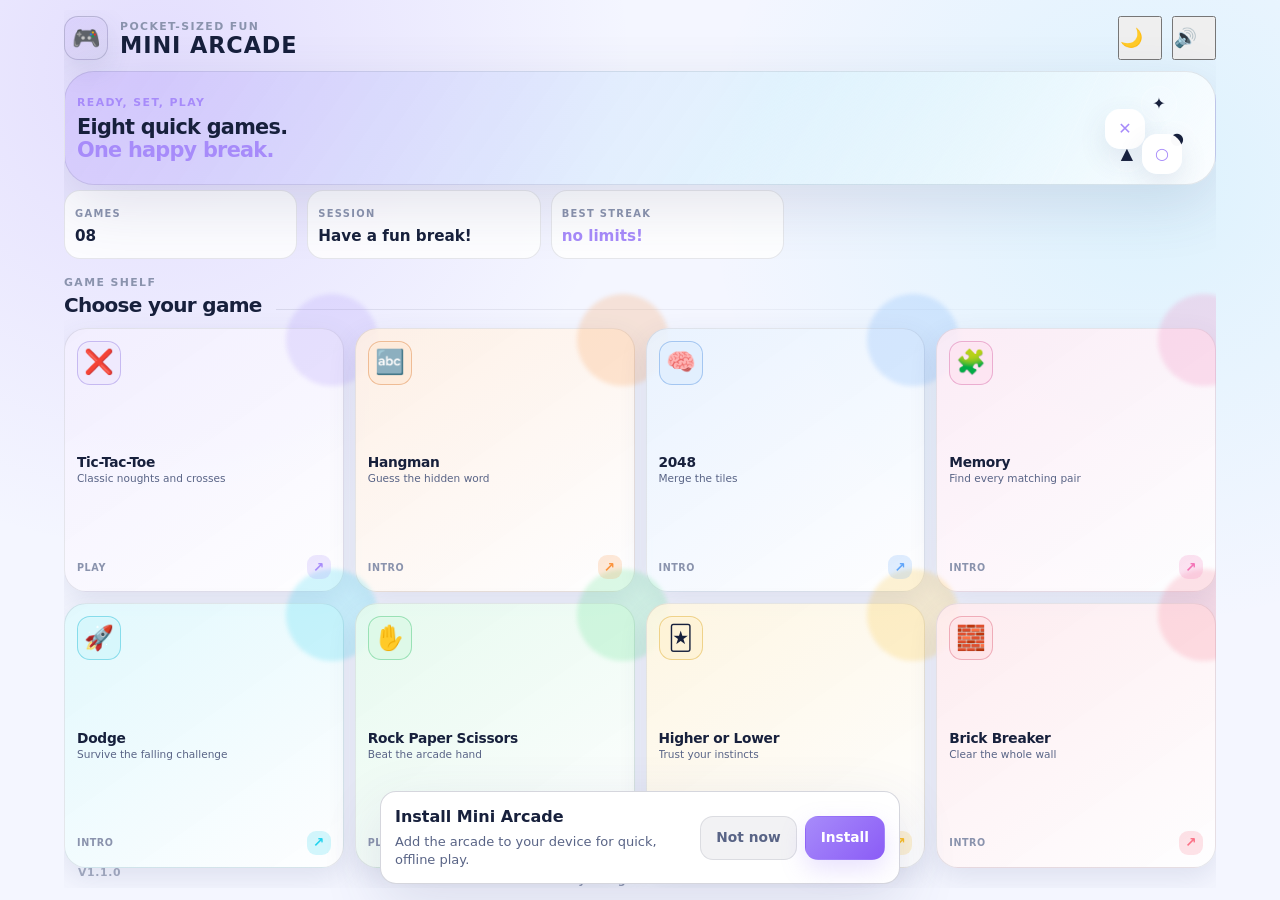
<file: index.html>
<!doctype html>
<html lang="en">
<head>
  <meta charset="utf-8">
  <meta name="viewport" content="width=device-width, initial-scale=1, viewport-fit=cover">
  <meta name="theme-color" content="#0b1020">
  <title>Mini Arcade</title>
  <link rel="manifest" href="./manifest.webmanifest">
  <meta name="theme-color" content="#07111d">

  <link rel="stylesheet" href="styles.css">
</head>
<body>
  <div class="ambient ambient-one"></div>
  <div class="ambient ambient-two"></div>
  <div class="app-shell">
    <main id="home-view" class="view home-view">
      <header class="home-header">
        <div class="brand-lockup">
          <div class="brand-orb" aria-hidden="true">🎮</div>
          <div>
            <p class="eyebrow">Pocket-sized fun</p>
            <h1>MINI ARCADE</h1>
          </div>
        </div>
        <div class="header-actions">
          <button id="theme-toggle" class="icon-button" type="button" aria-label="Toggle color theme">🌙</button>
          <button id="sound-toggle" class="icon-button" type="button" aria-label="Toggle sound">🔊</button>
        </div>
      </header>

      <section class="welcome-panel" aria-label="Arcade introduction">
        <div>
          <p class="panel-kicker">Ready, set, play</p>
          <h2>Eight quick games.<br><span>One happy break.</span></h2>
        </div>
        <div class="welcome-art" aria-hidden="true">
          <span class="art-piece art-piece-one">✦</span>
          <span class="art-piece art-piece-two">●</span>
          <span class="art-piece art-piece-three">▲</span>
          <span class="art-pad art-pad-one">✕</span>
          <span class="art-pad art-pad-two">○</span>
        </div>
      </section>

      <div class="home-meta">
        <div class="meta-item">
          <span class="meta-label">Games</span>
          <strong>08</strong>
        </div>
        <div class="meta-item">
          <span class="meta-label">Session</span>
          <strong id="session-stat">Short &amp; sweet</strong>
        </div>
        <div class="meta-item meta-item-accent">
          <span class="meta-label">Best streak</span>
          <strong id="overall-best">0</strong>
        </div>
      </div>

      <div class="section-heading">
        <div>
          <p class="eyebrow">Game shelf</p>
          <h2>Choose your game</h2>
        </div>
        <span class="heading-line" aria-hidden="true"></span>
      </div>
      <section id="game-grid" class="game-grid" aria-label="Mini games"></section>

      <footer class="home-footer">
        <span class="status-dot" aria-hidden="true"></span>
        <span>Offline ready · Progress saved on this device</span>
        <span class="app-version" aria-hidden="true">v1.1.0</span>
      </footer>
    </main>

    <main id="game-view" class="view game-view is-hidden" aria-live="polite">
      <header class="game-nav">
        <button id="back-button" class="back-button" type="button">
          <span aria-hidden="true">←</span>
          <span>Arcade</span>
        </button>
        <div class="game-nav-title">
          <span id="game-icon" class="game-nav-icon" aria-hidden="true"></span>
          <div>
            <p class="eyebrow">Mini game</p>
            <h2 id="game-title">Game</h2>
          </div>
        </div>
        <button id="restart-button" class="icon-button" type="button" aria-label="Restart game">↻</button>
        <button id="game-theme-toggle" class="icon-button" type="button" aria-label="Toggle color theme">🌙</button>
      </header>

      <div id="game-score" class="game-score is-hidden">
        <div class="score-unit">
          <span id="score-label-left">Score</span>
          <strong id="score-value-left">0</strong>
        </div>
        <div id="score-center" class="score-unit score-unit-center">
          <span id="score-label-center">Best</span>
          <strong id="score-value-center">0</strong>
        </div>
        <div class="score-unit score-unit-right">
          <span id="score-label-right">Streak</span>
          <strong id="score-value-right">0</strong>
        </div>
      </div>

      <section id="game-stage" class="game-stage"></section>
    </main>
  </div>

  <div id="modal" class="modal is-hidden" role="dialog" aria-modal="true" aria-labelledby="modal-title">
    <div class="modal-card">
      <div id="modal-icon" class="modal-icon" aria-hidden="true">★</div>
      <p id="modal-kicker" class="eyebrow">Nice work</p>
      <h3 id="modal-title">You won!</h3>
      <p id="modal-message" class="modal-message">Come back for another round.</p>
      <div id="modal-stats" class="modal-stats"></div>
      <div class="modal-actions">
        <button id="modal-secondary" class="button button-quiet" type="button">Arcade</button>
        <button id="modal-primary" class="button button-primary" type="button">Play again</button>
      </div>
    </div>
  </div>

  <div id="toast" class="toast" role="status" aria-live="polite"></div>
  <aside id="installBanner" class="install-banner" aria-label="Install Mini Arcade" hidden>
    <div>
      <strong>Install Mini Arcade</strong>
      <p>Add the arcade to your device for quick, offline play.</p>
    </div>
    <div class="install-actions">
      <button id="installLater" class="button button-quiet" type="button">Not now</button>
      <button id="installBtn" class="button button-primary" type="button">Install</button>
    </div>
  </aside>
    <script type="module" src="./app.js"></script>

    <script>
      (() => {
        const banner = document.getElementById("installBanner");
        const installButton = document.getElementById("installBtn");
        const laterButton = document.getElementById("installLater");
        let deferredPrompt = null;
        let dismissed = false;

        const isStandalone = () =>
          window.matchMedia?.("(display-mode: standalone)").matches ||
          navigator.standalone === true;
        const hideBanner = () => { banner.hidden = true; };
        const showBanner = () => {
          banner.hidden = dismissed || isStandalone();
        };
        const dismissBanner = () => {
          dismissed = true;
          hideBanner();
        };

        installButton.addEventListener("click", () => {
          if (!deferredPrompt) {
            window.alert("Use the install icon near the address bar or choose your browser menu's app-install option. On iPhone or iPad, use Share > Add to Home Screen.");
            return;
          }
          const prompt = deferredPrompt;
          deferredPrompt = null;
          Promise.resolve(prompt.prompt()).catch(error => console.error("PWA install prompt failed:", error));
          prompt.userChoice?.catch(error => console.error("PWA install choice failed:", error));
          hideBanner();
        });
        laterButton.addEventListener("click", dismissBanner);

        window.addEventListener("beforeinstallprompt", event => {
          event.preventDefault();
          deferredPrompt = event;
          showBanner();
        });
        window.addEventListener("appinstalled", () => {
          deferredPrompt = null;
          hideBanner();
        });
        showBanner();
        if (isStandalone()) hideBanner();
      })();

      if ("serviceWorker" in navigator) {
        window.addEventListener("load", () => {
          navigator.serviceWorker.register("./sw.js");
        });
      }
    </script>


</body>
</html>
</file>
<file: styles.css>
:root {
  color-scheme: dark;
  --bg: #0b1020;
  --bg-elevated: #121a30;
  --bg-soft: #17213a;
  --surface: rgba(20, 28, 51, 0.82);
  --surface-strong: rgba(27, 37, 66, 0.96);
  --surface-muted: rgba(255, 255, 255, 0.055);
  --surface-hover: rgba(255, 255, 255, 0.09);
  --text: #f5f7ff;
  --text-soft: #aab4d2;
  --text-faint: #7480a3;
  --border: rgba(255, 255, 255, 0.1);
  --border-strong: rgba(255, 255, 255, 0.18);
  --shadow: 0 20px 60px rgba(0, 0, 0, 0.28);
  --shadow-small: 0 10px 28px rgba(0, 0, 0, 0.2);
  --accent: #a78bfa;
  --accent-strong: #8b5cf6;
  --accent-soft: rgba(167, 139, 250, 0.16);
  --success: #4ade80;
  --warning: #fbbf24;
  --danger: #fb7185;
  --cyan: #22d3ee;
  --radius-xl: 30px;
  --radius-lg: 22px;
  --radius-md: 16px;
  --radius-sm: 11px;
  --space-1: 6px;
  --space-2: 10px;
  --space-3: 14px;
  --space-4: 20px;
  --space-5: 28px;
  --space-6: 38px;
  --header-height: 76px;
  --font-stack: Inter, ui-sans-serif, system-ui, -apple-system, BlinkMacSystemFont, "Segoe UI", sans-serif;
}

[data-theme="light"] {
  color-scheme: light;
  --bg: #f4f6ff;
  --bg-elevated: #ffffff;
  --bg-soft: #e9edff;
  --surface: rgba(255, 255, 255, 0.86);
  --surface-strong: rgba(255, 255, 255, 0.98);
  --surface-muted: rgba(23, 32, 66, 0.055);
  --surface-hover: rgba(23, 32, 66, 0.09);
  --text: #17203c;
  --text-soft: #596486;
  --text-faint: #8a93ad;
  --border: rgba(23, 32, 66, 0.1);
  --border-strong: rgba(23, 32, 66, 0.18);
  --shadow: 0 20px 60px rgba(63, 73, 120, 0.14);
  --shadow-small: 0 10px 28px rgba(63, 73, 120, 0.12);
  --accent-soft: rgba(139, 92, 246, 0.12);
}

* {
  box-sizing: border-box;
}

html {
  min-width: 320px;
  height: 100%;
  min-height: 100%;
  background: var(--bg);
}

body {
  height: 100%;
  min-height: 100vh;
  min-height: 100dvh;
  margin: 0;
  overflow-x: hidden;
  background:
    radial-gradient(circle at 12% 8%, rgba(139, 92, 246, 0.16), transparent 30rem),
    radial-gradient(circle at 90% 20%, rgba(34, 211, 238, 0.11), transparent 28rem),
    var(--bg);
  color: var(--text);
  font-family: var(--font-stack);
  line-height: 1.4;
  transition: background-color 180ms ease, color 180ms ease;
}

button,
input {
  font: inherit;
}

button {
  color: inherit;
}

button:focus-visible,
input:focus-visible {
  outline: 3px solid color-mix(in srgb, var(--accent) 65%, transparent);
  outline-offset: 3px;
}

.ambient {
  position: fixed;
  z-index: -1;
  width: 24rem;
  height: 24rem;
  border-radius: 50%;
  filter: blur(90px);
  opacity: 0.24;
  pointer-events: none;
}

.ambient-one {
  top: -10rem;
  left: -8rem;
  background: var(--accent);
}

.ambient-two {
  right: -11rem;
  bottom: -12rem;
  background: var(--cyan);
}

.app-shell {
  width: min(1180px, 100%);
  height: 100vh;
  height: 100dvh;
  min-height: 100vh;
  min-height: 100dvh;
  margin: 0 auto;
  padding: max(14px, env(safe-area-inset-top)) max(14px, env(safe-area-inset-right)) max(16px, env(safe-area-inset-bottom)) max(14px, env(safe-area-inset-left));
  display: flex;
  flex-direction: column;
  overflow: visible;
  overscroll-behavior: contain;
}

.view {
  flex: 1;
  min-height: 0;
  display: flex;
  flex-direction: column;
  animation: view-in 320ms ease both;
}

.home-view {
  min-height: 0;
  overflow-y: auto;
  overscroll-behavior: contain;
  scrollbar-width: none;
}

.home-view::-webkit-scrollbar {
  display: none;
}

.game-view {
  min-height: 0;
  overflow: hidden;
}

.view.is-hidden {
  display: none;
}

@keyframes view-in {
  from {
    opacity: 0;
    transform: translateY(10px);
  }
  to {
    opacity: 1;
    transform: translateY(0);
  }
}

.home-header,
.game-nav {
  flex: 0 0 auto;
  min-width: 0;
  min-height: 0;
  display: flex;
  align-items: center;
  justify-content: space-between;
  min-width: 0;
  min-height: clamp(48px, 8vh, 76px);
  gap: var(--space-3);
}

.brand-lockup,
.game-nav-title {
  display: flex;
  align-items: center;
  gap: 12px;
  min-width: 0;
  min-height: 0;
}

.brand-orb,
.game-nav-icon {
  display: grid;
  flex: 0 0 auto;
  width: 48px;
  height: 48px;
  place-items: center;
  border: 1px solid var(--border-strong);
  border-radius: 16px;
  background: linear-gradient(145deg, var(--accent-soft), var(--surface-muted));
  box-shadow: inset 0 1px 0 rgba(255, 255, 255, 0.12), var(--shadow-small);
  font-size: 25px;
}

.game-nav-icon {
  width: 42px;
  height: 42px;
  border-radius: 14px;
  font-size: 22px;
}

.eyebrow,
.panel-kicker,
.meta-label,
.score-unit span {
  margin: 0;
  color: var(--text-faint);
  font-size: 0.68rem;
  font-weight: 800;
  letter-spacing: 0.13em;
  text-transform: uppercase;
}

h1,
h2,
h3,
p {
  margin-top: 0;
}

h1 {
  margin-bottom: 0;
  font-size: clamp(1.45rem, 5vw, 2.35rem);
  letter-spacing: 0.04em;
  line-height: 1.05;
}

h2 {
  margin-bottom: 0;
  font-size: clamp(1.35rem, 4vw, 2rem);
  letter-spacing: -0.035em;
  line-height: 1.1;
}

h3 {
  margin-bottom: var(--space-1);
  font-size: 1.65rem;
  letter-spacing: -0.03em;
}

.header-actions {
  display: flex;
  align-items: center;
  gap: var(--space-2);
  min-width: 0;
  min-height: 0;
}

.icon-button,
.back-button {
  display: inline-flex;
  align-items: center;
  transition: transform 150ms ease, background-color 150ms ease, border-color 150ms ease;
  touch-action: manipulation;
  -webkit-tap-highlight-color: transparent;
}

.icon-button {
  min-width: 44px;
  min-height: 44px;
  padding: 0;
  font-size: 1.15rem;
}

.back-button {
  min-width: 44px;
  min-height: 44px;
  gap: 6px;
  color: var(--text-soft);
  font-size: 0.9rem;
  font-weight: 800;
}

.back-button span:first-child {
  font-size: 1.25rem;
}

.icon-button:hover,
.back-button:hover {
  border-color: var(--border-strong);
  background: var(--surface-hover);
  transform: translateY(-2px);
}

.icon-button:active,
.back-button:active,
.button:active,
.game-card:active {
  transform: scale(0.96);
}

.welcome-panel {
  position: relative;
  flex: 0 1 auto;
  min-height: clamp(76px, 12vh, 210px);
  display: flex;
  align-items: center;
  justify-content: space-between;
  margin: 6px 0 8px;
  padding: clamp(10px, 2.5vw, 38px);
  overflow: hidden;
  border: 1px solid var(--border);
  border-radius: var(--radius-xl);
  background: linear-gradient(125deg, rgba(139, 92, 246, 0.19), rgba(34, 211, 238, 0.08) 58%, var(--surface));
  box-shadow: var(--shadow);
}

.welcome-panel::after {
  position: absolute;
  right: -45px;
  bottom: -75px;
  width: 190px;
  height: 190px;
  border: 1px solid rgba(255, 255, 255, 0.13);
  border-radius: 36px;
  content: "";
  transform: rotate(24deg);
}

.panel-kicker {
  margin-bottom: 10px;
  color: var(--accent);
}

.welcome-panel h2 span {
  color: var(--accent);
}

.welcome-art {
  position: relative;
  flex: 0 0 118px;
  width: 118px;
  height: 118px;
  margin-right: 8px;
}

.art-piece,
.art-pad {
  position: absolute;
  display: grid;
  place-items: center;
  border: 1px solid rgba(255, 255, 255, 0.16);
  font-weight: 900;
  animation: float 4s ease-in-out infinite;
}

.art-piece {
  width: 42px;
  height: 42px;
  border-radius: 50%;
  background: rgba(255, 255, 255, 0.1);
  color: var(--text);
}

.art-pad {
  width: 48px;
  height: 48px;
  border-radius: 15px;
  background: var(--surface-strong);
  box-shadow: var(--shadow-small);
  color: var(--accent);
}

.art-piece-one {
  top: 4px;
  left: 36px;
}

.art-piece-two {
  top: 39px;
  right: 2px;
  animation-delay: -1.2s;
}

.art-piece-three {
  bottom: 2px;
  left: 4px;
  animation-delay: -2.1s;
}

.art-pad-one {
  top: 27px;
  left: 0;
  animation-delay: -0.6s;
}

.art-pad-two {
  right: 15px;
  bottom: 0;
  animation-delay: -2.8s;
}

@keyframes float {
  0%, 100% { transform: translateY(0) rotate(0); }
  50% { transform: translateY(-7px) rotate(4deg); }
}

.home-meta {
  flex: 0 0 auto;
  min-height: 0;
  display: grid;
  grid-template-columns: repeat(3, 1fr);
  gap: 10px;
  margin-bottom: 30px;
}

.meta-item {
  min-width: 0;
  padding: 14px;
  border: 1px solid var(--border);
  border-radius: var(--radius-md);
  background: var(--surface);
}

.meta-item strong {
  display: block;
  margin-top: 3px;
  overflow: hidden;
  font-size: 1.05rem;
  text-overflow: ellipsis;
  white-space: nowrap;
}

.meta-item-accent strong {
  color: var(--accent);
}

.section-heading {
  flex: 0 0 auto;
  min-height: 0;
  display: flex;
  align-items: end;
  justify-content: space-between;
  gap: var(--space-3);
  margin-bottom: 16px;
}

.section-heading h2 {
  margin-top: 4px;
  font-size: 1.35rem;
}

.heading-line {
  flex: 1;
  height: 1px;
  margin-bottom: 10px;
  background: linear-gradient(90deg, var(--border), transparent);
}

.game-grid {
  flex: 1 1 auto;
  min-height: 0;
  display: grid;
  grid-template-columns: repeat(2, minmax(0, 1fr));
  grid-template-rows: repeat(4, minmax(0, 1fr));
  grid-auto-rows: minmax(0, 1fr);
  gap: 13px;
  align-content: stretch;
}

.game-card {
  --game-accent: var(--accent);
  position: relative;
  display: flex;
  min-height: 0;
  height: 100%;
  flex-direction: column;
  align-items: flex-start;
  justify-content: space-between;
  gap: 4px;
  padding: clamp(8px, 1.8vh, 17px);
  overflow: visible;
  border: 1px solid var(--border);
  border-radius: var(--radius-lg);
  background: linear-gradient(145deg, color-mix(in srgb, var(--game-accent) 13%, var(--surface)), var(--surface));
  box-shadow: var(--shadow-small);
  cursor: pointer;
  text-align: left;
  transition: transform 170ms ease, border-color 170ms ease, box-shadow 170ms ease;
  -webkit-tap-highlight-color: transparent;
}

.game-card::before {
  position: absolute;
  top: -35px;
  right: -35px;
  width: 92px;
  height: 92px;
  border-radius: 50%;
  background: color-mix(in srgb, var(--game-accent) 20%, transparent);
  content: "";
  filter: blur(2px);
  transition: transform 220ms ease;
}

.game-card:hover {
  border-color: color-mix(in srgb, var(--game-accent) 55%, var(--border));
  box-shadow: 0 16px 36px rgba(0, 0, 0, 0.22);
  transform: translateY(-4px);
}

.game-card:hover::before {
  transform: scale(1.25);
}

.game-card-icon {
  display: grid;
  width: 49px;
  height: 49px;
  place-items: center;
  border: 1px solid color-mix(in srgb, var(--game-accent) 38%, var(--border));
  border-radius: 15px;
  background: color-mix(in srgb, var(--game-accent) 18%, var(--surface-strong));
  box-shadow: inset 0 1px 0 rgba(255, 255, 255, 0.12);
  font-size: 1.7rem;
}

.game-card,
.icon-button,
.back-button,
.button,
.segmented button,
.ttt-cell {
  touch-action: manipulation;
}

.game-card-copy {
  position: relative;
  z-index: 1;
  width: 100%;
}

.game-card-name {
  display: block;
  margin-bottom: 2px;
  font-size: clamp(0.86rem, 1.8vh, 1.02rem);
  font-weight: 900;
  letter-spacing: -0.02em;
  line-height: 1.1;
  overflow-wrap: anywhere;
}

.game-card-description {
  display: block;
  color: var(--text-soft);
  font-size: clamp(0.64rem, 1.35vh, 0.76rem);
  line-height: 1.2;
  overflow: hidden;
}

.game-card-footer {
  position: relative;
  z-index: 1;
  display: flex;
  width: 100%;
  align-items: center;
  justify-content: space-between;
  gap: 8px;
  color: var(--text-faint);
  font-size: clamp(0.58rem, 1.2vh, 0.69rem);
  font-weight: 800;
  letter-spacing: 0.06em;
  text-transform: uppercase;
}

.game-card-arrow {
  display: grid;
  width: clamp(22px, 4vh, 28px);
  height: clamp(22px, 4vh, 28px);
  place-items: center;
  border-radius: 9px;
  background: color-mix(in srgb, var(--game-accent) 19%, transparent);
  color: var(--game-accent);
  font-size: clamp(0.8rem, 1.5vh, 1rem);
}

.home-footer {
  flex: 0 0 auto;
  min-width: 0;
  min-height: 0;
  position: relative;
  display: flex;
  align-items: center;
  justify-content: center;
  gap: 7px;
  margin-top: 8px;
  color: var(--text-faint);
  font-size: 0.72rem;
  font-weight: 700;
  text-align: center;
}

.app-version {
  position: absolute;
  left: 14px;
  bottom: 8px;
  color: var(--text-faint);
  font-size: 0.68rem;
  font-weight: 700;
  letter-spacing: 0.06em;
  text-transform: uppercase;
  opacity: 0.8;
}

.game-nav {
  flex: 0 0 auto;
  margin-bottom: 8px;
}

.game-nav-title h2 {
  margin-top: 2px;
  font-size: 1.2rem;
}

.game-score {
  display: grid;
  grid-template-columns: repeat(3, 1fr);
  gap: 8px;
  margin-bottom: 14px;
  padding: 10px;
  border: 1px solid var(--border);
  border-radius: var(--radius-md);
  background: var(--surface);
}

.game-score.is-hidden {
  display: none;
}

.score-unit {
  display: flex;
  min-width: 0;
  flex-direction: column;
  align-items: center;
  gap: 2px;
  padding: 4px;
}

.score-unit-center {
  border-right: 1px solid var(--border);
  border-left: 1px solid var(--border);
}

.score-unit strong {
  font-size: 1.08rem;
  white-space: nowrap;
}

.game-stage {
  flex: 1 1 auto;
  min-height: 0;
  overflow: auto;
}

.game-panel,
.intro-screen {
  flex: 1 1 auto;
  min-height: 0;
  width: 100%;
  max-height: 100%;
  border: 1px solid var(--border);
  border-radius: var(--radius-xl);
  background: var(--surface);
  box-shadow: var(--shadow);
}

.game-panel {
  display: flex;
  flex-direction: column;
  padding: clamp(12px, 3vh, 26px);
  overflow: auto;
}

.intro-screen {
  display: flex;
  height: 100%;
  min-height: 0;
  flex-direction: column;
  align-items: center;
  justify-content: center;
  padding: clamp(16px, 4vh, 42px) clamp(16px, 4vw, 24px);
  text-align: center;
}

.intro-icon {
  display: grid;
  width: 104px;
  height: 104px;
  margin-bottom: 24px;
  place-items: center;
  border: 1px solid color-mix(in srgb, var(--accent) 35%, var(--border));
  border-radius: 32px;
  background: color-mix(in srgb, var(--accent) 16%, var(--surface-strong));
  box-shadow: 0 18px 42px color-mix(in srgb, var(--accent) 18%, transparent);
  font-size: 3.6rem;
  animation: intro-pulse 2.4s ease-in-out infinite;
}

@keyframes intro-pulse {
  0%, 100% { transform: translateY(0) scale(1); }
  50% { transform: translateY(-7px) scale(1.03); }
}

.intro-screen h2 {
  font-size: clamp(1.8rem, 7vw, 3rem);
}

.intro-screen .intro-label {
  margin-top: 10px;
  color: var(--text-faint);
  font-size: 0.8rem;
  font-weight: 800;
  letter-spacing: 0.14em;
  text-transform: uppercase;
}

.intro-screen .intro-decoration {
  display: flex;
  margin-top: 30px;
  gap: 9px;
}

.intro-screen .intro-decoration span {
  width: 8px;
  height: 8px;
  border-radius: 50%;
  background: var(--accent);
  opacity: 0.45;
  animation: dot-pulse 1.5s ease-in-out infinite;
}

.intro-screen .intro-decoration span:nth-child(2) { animation-delay: 0.2s; }
.intro-screen .intro-decoration span:nth-child(3) { animation-delay: 0.4s; }

@keyframes dot-pulse {
  0%, 100% { transform: scale(0.75); opacity: 0.3; }
  50% { transform: scale(1.2); opacity: 0.9; }
}

.button-row {
  display: flex;
  flex-wrap: wrap;
  gap: 9px;
}

.button {
  min-height: 46px;
  padding: 0 17px;
  border: 1px solid transparent;
  border-radius: 13px;
  cursor: pointer;
  font-size: 0.86rem;
  font-weight: 900;
  transition: transform 150ms ease, background-color 150ms ease, border-color 150ms ease;
  -webkit-tap-highlight-color: transparent;
}

.button-primary {
  background: linear-gradient(135deg, var(--accent), var(--accent-strong));
  box-shadow: 0 10px 24px color-mix(in srgb, var(--accent) 25%, transparent);
  color: #fff;
}

.button-quiet {
  border-color: var(--border);
  background: var(--surface-muted);
  color: var(--text-soft);
}

.button:hover {
  transform: translateY(-2px);
}

.control-group {
  margin-bottom: 16px;
}

.control-label {
  display: block;
  margin-bottom: 8px;
  color: var(--text-faint);
  font-size: 0.7rem;
  font-weight: 900;
  letter-spacing: 0.12em;
  text-transform: uppercase;
}

.segmented {
  display: flex;
  gap: 6px;
  padding: 5px;
  border: 1px solid var(--border);
  border-radius: 14px;
  background: var(--surface-muted);
}

.segmented button {
  flex: 1;
  min-height: 39px;
  padding: 0 9px;
  border: 0;
  border-radius: 10px;
  background: transparent;
  color: var(--text-soft);
  cursor: pointer;
  font-size: 0.76rem;
  font-weight: 900;
  transition: background-color 150ms ease, color 150ms ease, box-shadow 150ms ease;
}

.segmented button.is-active {
  background: var(--surface-strong);
  box-shadow: var(--shadow-small);
  color: var(--text);
}

.status-line {
  display: flex;
  min-height: 44px;
  align-items: center;
  justify-content: center;
  margin: 4px auto 16px;
  padding: 9px 14px;
  border: 1px solid var(--border);
  border-radius: 12px;
  background: var(--surface-muted);
  color: var(--text-soft);
  font-size: 0.9rem;
  font-weight: 800;
  text-align: center;
}

.status-line.is-win {
  border-color: color-mix(in srgb, var(--success) 45%, var(--border));
  background: color-mix(in srgb, var(--success) 12%, transparent);
  color: var(--success);
}

.status-line.is-draw {
  border-color: color-mix(in srgb, var(--warning) 45%, var(--border));
  background: color-mix(in srgb, var(--warning) 12%, transparent);
  color: var(--warning);
}

.ttt-board {
  display: grid;
  grid-template-columns: repeat(3, 1fr);
  gap: clamp(6px, 1.2vh, 9px);
  width: min(
    100%,
    380px,
    max(180px, calc((100svh - 275px) * 0.95)),
    max(180px, calc((100dvh - 275px) * 0.95))
  );
  aspect-ratio: 1 / 1;
  margin: 0 auto;
}

.ttt-cell {
  position: relative;
  display: grid;
  aspect-ratio: 1;
  place-items: center;
  border: 1px solid var(--border);
  border-radius: clamp(10px, 2vh, 18px);
  background: var(--surface-strong);
  box-shadow: inset 0 1px 0 rgba(255, 255, 255, 0.07);
  cursor: pointer;
  font-size: clamp(1.8rem, 6vh, 3.2rem);
  font-weight: 900;
  transition: transform 150ms ease, border-color 150ms ease, background-color 150ms ease;
  -webkit-tap-highlight-color: transparent;
}

.ttt-cell:hover:not(:disabled) {
  border-color: var(--border-strong);
  background: var(--surface-hover);
  transform: translateY(-2px);
}

.ttt-cell:disabled {
  cursor: default;
}

.ttt-cell.mark-x {
  color: var(--accent);
  animation: mark-pop 260ms ease both;
}

.ttt-cell.mark-o {
  color: var(--cyan);
  animation: mark-pop 260ms ease both;
}

.ttt-cell.is-winning {
  border-color: var(--success);
  background: color-mix(in srgb, var(--success) 14%, var(--surface-strong));
  animation: win-glow 900ms ease-in-out infinite alternate;
}

@keyframes mark-pop {
  0% { opacity: 0; transform: scale(0.45) rotate(-8deg); }
  70% { opacity: 1; transform: scale(1.1) rotate(2deg); }
  100% { opacity: 1; transform: scale(1) rotate(0); }
}

@keyframes win-glow {
  from { box-shadow: 0 0 0 rgba(74, 222, 128, 0); }
  to { box-shadow: 0 0 24px rgba(74, 222, 128, 0.28); }
}

.game-actions {
  display: flex;
  justify-content: center;
  margin-top: 18px;
}

.modal {
  position: fixed;
  z-index: 20;
  inset: 0;
  display: grid;
  place-items: center;
  padding: 20px;
  background: rgba(4, 7, 18, 0.66);
  backdrop-filter: blur(10px);
}

.modal.is-hidden {
  display: none;
}

.modal-card {
  width: min(100%, 390px);
  padding: 28px;
  border: 1px solid var(--border-strong);
  border-radius: 26px;
  background: var(--surface-strong);
  box-shadow: var(--shadow);
  text-align: center;
  animation: modal-in 240ms ease both;
}

@keyframes modal-in {
  from { opacity: 0; transform: translateY(12px) scale(0.97); }
  to { opacity: 1; transform: translateY(0) scale(1); }
}

.modal-icon {
  display: grid;
  width: 64px;
  height: 64px;
  margin: 0 auto 14px;
  place-items: center;
  border-radius: 20px;
  background: var(--accent-soft);
  font-size: 2rem;
}

.modal-message {
  margin-bottom: 18px;
  color: var(--text-soft);
  font-size: 0.92rem;
}

.modal-stats {
  display: grid;
  grid-template-columns: repeat(3, 1fr);
  gap: 7px;
  margin-bottom: 20px;
}

.modal-stat {
  padding: 10px 5px;
  border: 1px solid var(--border);
  border-radius: 11px;
  background: var(--surface-muted);
}

.modal-stat span {
  display: block;
  color: var(--text-faint);
  font-size: 0.62rem;
  font-weight: 900;
  letter-spacing: 0.09em;
  text-transform: uppercase;
}

.modal-stat strong {
  display: block;
  margin-top: 2px;
  font-size: 1.05rem;
}

.modal-actions {
  display: flex;
  gap: 9px;
}

.modal-actions .button {
  flex: 1;
}

.toast {
  position: fixed;
  z-index: 30;
  right: 50%;
  bottom: max(20px, env(safe-area-inset-bottom));
  max-width: calc(100% - 32px);
  padding: 11px 16px;
  border: 1px solid var(--border-strong);
  border-radius: 12px;
  background: var(--surface-strong);
  box-shadow: var(--shadow);
  color: var(--text);
  font-size: 0.82rem;
  font-weight: 800;
  opacity: 0;
  pointer-events: none;
  transform: translate(50%, 12px);
  transition: opacity 180ms ease, transform 180ms ease;
}

.toast.is-visible {
  opacity: 1;
  transform: translate(50%, 0);
}

@media (min-width: 560px) {
  .app-shell {
    padding-top: 28px;
  }

  .welcome-panel {
    min-height: clamp(120px, 16vh, 210px);
  }

  .game-grid {
    gap: 16px;
  }

  .game-card {
    min-height: 0;
    padding: 20px;
  }

  .game-stage {
    min-height: 0;
  }
}

@media (min-width: 780px) {
  .game-grid {
    grid-template-columns: repeat(3, minmax(0, 1fr));
    grid-template-rows: repeat(3, minmax(0, 1fr));
  }

  .home-meta {
    max-width: 720px;
  }
}

@media (min-width: 1040px) {
  .game-grid {
    grid-template-columns: repeat(4, minmax(0, 1fr));
    grid-template-rows: repeat(2, minmax(0, 1fr));
  }

  .game-panel {
    max-width: 760px;
    margin: 0 auto;
  }

  .intro-screen {
    max-width: 760px;
    margin: 0 auto;
  }
}

@media (max-width: 380px) {
  .app-shell {
    padding-right: 12px;
    padding-left: 12px;
  }

  .brand-orb,
  .game-nav-icon {
    width: 43px;
    height: 43px;
  }

  .game-card {
    min-height: 0;
    padding: 14px;
  }

  .game-card-icon {
    width: 43px;
    height: 43px;
    border-radius: 13px;
    font-size: 1.45rem;
  }

  .game-card-name {
    font-size: 0.92rem;
  }

  .game-card-description {
    font-size: 0.7rem;
  }

  .back-button {
    padding: 0 9px;
  }

  .back-button span:first-child {
    font-size: 1.35rem;
  }

  .back-button span:last-child {
    display: none;
  }

  .game-nav {
    gap: 7px;
  }

  .game-nav-title {
    gap: 8px;
  }

  .game-nav-title .eyebrow {
    font-size: 0.58rem;
  }

  .game-nav-title h2 {
    font-size: 1.02rem;
  }

  .icon-button {
    min-width: 40px;
    min-height: 40px;
  }

  .modal-card {
    padding: 23px 17px;
  }

  .modal-actions {
    flex-direction: column;
  }
}

@media (min-height: 851px) and (max-height: 900px) {
  .app-shell {
    padding-top: max(10px, env(safe-area-inset-top));
    padding-bottom: max(12px, env(safe-area-inset-bottom));
  }

  .home-header,
  .game-nav {
    min-height: 56px;
  }

  .brand-orb,
  .game-nav-icon {
    width: 44px;
    height: 44px;
    border-radius: 14px;
    font-size: 23px;
  }

  h1 {
    font-size: 1.4rem;
  }

  .welcome-panel {
    min-height: 86px;
    margin: 5px 0;
    padding: 10px 12px;
  }

  .panel-kicker {
    margin-bottom: 6px;
  }

  .welcome-panel h2 {
    font-size: 1.3rem;
  }

  .welcome-art {
    flex-basis: 92px;
    width: 92px;
    height: 92px;
    margin-right: 6px;
  }

  .art-piece {
    width: 36px;
    height: 36px;
  }

  .art-pad {
    width: 40px;
    height: 40px;
  }

  .home-meta {
    margin-bottom: 16px;
  }

  .meta-item {
    padding: 10px;
  }

  .meta-label {
    font-size: 0.62rem;
  }

  .meta-item strong {
    font-size: 0.95rem;
  }

  .section-heading {
    margin-bottom: 12px;
  }

  .section-heading h2 {
    font-size: 1.25rem;
  }

  .heading-line {
    margin-bottom: 6px;
  }

  .game-grid {
    gap: 11px;
  }

  .game-card {
    padding: 12px;
  }

  .game-card-icon {
    width: 44px;
    height: 44px;
    border-radius: 13px;
    font-size: 1.5rem;
  }

  .game-card-name {
    font-size: 0.86rem;
  }

  .game-card-description {
    font-size: 0.66rem;
  }

  .game-card-footer {
    font-size: 0.6rem;
  }

  .game-card-arrow {
    width: 24px;
    height: 24px;
    font-size: 0.85rem;
  }

  .home-footer {
    margin-top: 5px;
    font-size: 0.68rem;
  }

  .game-nav {
    margin-bottom: 7px;
  }

  .game-nav-title h2 {
    font-size: 1.12rem;
  }

  .game-score {
    margin-bottom: 12px;
    padding: 9px;
  }

  .score-unit {
    padding: 3px;
  }

  .score-unit strong {
    font-size: 1rem;
  }

  .game-panel {
    padding: 14px;
  }

  .intro-screen {
    padding: 16px 18px;
  }

  .intro-icon {
    width: 84px;
    height: 84px;
    margin-bottom: 18px;
    border-radius: 26px;
    font-size: 3rem;
  }

  .intro-screen h2 {
    font-size: 1.8rem;
  }

  .intro-screen .intro-decoration {
    margin-top: 20px;
  }

  .button {
    min-height: 44px;
    padding: 0 15px;
  }
}

@media (max-height: 780px) and (max-width: 480px) {
  .welcome-art {
    display: none;
  }

  .game-card-description {
    display: none;
  }
}

@media (min-height: 781px) and (max-height: 850px) and (max-width: 480px) {
  .app-shell {
    padding-top: max(8px, env(safe-area-inset-top));
    padding-bottom: max(10px, env(safe-area-inset-bottom));
  }

  .home-header,
  .game-nav {
    min-height: 52px;
  }

  .brand-orb,
  .game-nav-icon {
    width: 40px;
    height: 40px;
    border-radius: 12px;
    font-size: 20px;
  }

  h1 {
    font-size: 1.25rem;
  }

  .welcome-panel {
    min-height: 76px;
    margin: 4px 0;
    padding: 8px 10px;
  }

  .welcome-panel h2 {
    font-size: 1.15rem;
  }

  .panel-kicker {
    margin-bottom: 4px;
    font-size: 0.6rem;
  }

  .home-meta {
    margin-bottom: 10px;
  }

  .meta-item {
    padding: 8px;
  }

  .meta-label {
    font-size: 0.58rem;
  }

  .meta-item strong {
    font-size: 0.85rem;
  }

  .section-heading {
    margin-bottom: 8px;
  }

  .section-heading h2 {
    font-size: 1.1rem;
  }

  .heading-line {
    margin-bottom: 4px;
  }

  .game-grid {
    gap: 8px;
  }

  .game-card {
    padding: 8px;
  }

  .game-card-icon {
    width: 36px;
    height: 36px;
    border-radius: 11px;
    font-size: 1.25rem;
  }

  .game-card-name {
    font-size: 0.78rem;
  }

  .game-card-footer {
    font-size: 0.56rem;
  }

  .game-card-arrow {
    width: 20px;
    height: 20px;
    font-size: 0.75rem;
  }

  .home-footer {
    margin-top: 3px;
    font-size: 0.62rem;
  }

  .game-nav {
    margin-bottom: 5px;
  }

  .game-nav-title h2 {
    font-size: 1.02rem;
  }

  .game-score {
    margin-bottom: 8px;
    padding: 7px;
  }

  .score-unit {
    padding: 2px;
  }

  .score-unit strong {
    font-size: 0.9rem;
  }

  .game-panel {
    padding: 10px;
  }

  .intro-screen {
    padding: 12px 14px;
  }

  .intro-icon {
    width: 68px;
    height: 68px;
    margin-bottom: 12px;
    border-radius: 21px;
    font-size: 2.45rem;
  }

  .intro-screen h2 {
    font-size: 1.5rem;
  }

  .intro-screen .intro-decoration {
    margin-top: 12px;
  }

  .button {
    min-height: 42px;
    padding: 0 13px;
  }
}

@media (max-height: 520px) {
  .welcome-panel,
  .section-heading {
    display: none;
  }

  .game-card-footer {
    display: none;
  }

  .game-grid {
    gap: 5px;
  }

  .game-card {
    padding: 5px;
  }

  .game-card-icon {
    width: 30px;
    height: 30px;
    border-radius: 9px;
    font-size: 1.05rem;
  }

  .game-card-name {
    font-size: 0.7rem;
  }

  .game-nav {
    min-height: 40px;
    margin-bottom: 4px;
  }

  .game-nav-icon {
    width: 32px;
    height: 32px;
    border-radius: 10px;
    font-size: 17px;
  }

  .game-nav-title h2 {
    font-size: 0.95rem;
  }

  .game-score {
    margin-bottom: 5px;
    padding: 5px;
  }

  .score-unit {
    padding: 1px;
  }

  .score-unit span,
  .score-unit strong {
    font-size: 0.7rem;
  }

  .intro-screen {
    padding: 8px 10px;
  }

  .intro-icon {
    width: 50px;
    height: 50px;
    margin-bottom: 6px;
    font-size: 1.85rem;
  }

  .intro-screen h2 {
    font-size: 1.2rem;
  }

  .intro-screen .intro-decoration {
    margin-top: 6px;
  }

  .button {
    min-height: 38px;
    padding: 0 11px;
    font-size: 0.78rem;
  }
}

@media (max-height: 740px) and (max-width: 480px) {
  .game-card-footer {
    display: none;
  }
}

@media (max-height: 700px) and (max-width: 480px) {
  .app-shell {
    padding-top: max(8px, env(safe-area-inset-top));
    padding-bottom: max(10px, env(safe-area-inset-bottom));
  }

  .home-header,
  .game-nav {
    min-height: 48px;
  }

  .welcome-panel,
  .home-meta,
  .section-heading,
  .home-footer {
    display: none;
  }

  .game-grid {
    gap: 6px;
  }

  .game-card {
    padding: 8px;
  }

  .game-card-icon {
    width: 34px;
    height: 34px;
    font-size: 1.2rem;
  }

  .game-card-name {
    font-size: 0.76rem;
  }

  .game-nav {
    margin-bottom: 4px;
  }

  .game-nav-title h2 {
    font-size: 1rem;
  }

  .game-score {
    margin-bottom: 6px;
    padding: 6px;
  }

  .score-unit {
    padding: 2px;
  }

  .score-unit strong {
    font-size: 0.9rem;
  }

  .game-panel {
    padding: 10px;
  }

  .intro-screen {
    padding: 10px 12px;
  }

  .intro-icon {
    width: 58px;
    height: 58px;
    margin-bottom: 8px;
    font-size: 2.15rem;
  }

  .intro-screen h2 {
    font-size: 1.35rem;
  }

  .intro-screen .intro-decoration {
    margin-top: 8px;
  }

  .button {
    min-height: 40px;
    padding: 0 12px;
  }
}

@media (max-height: 760px) {
  .app-shell {
    padding-top: max(10px, env(safe-area-inset-top));
    padding-bottom: max(12px, env(safe-area-inset-bottom));
  }

  .home-header,
  .game-nav {
    min-height: 52px;
  }

  .brand-orb,
  .game-nav-icon {
    width: 42px;
    height: 42px;
    border-radius: 14px;
    font-size: 22px;
  }

  h1 {
    font-size: 1.35rem;
  }

  .welcome-panel {
    min-height: 82px;
    margin: 4px 0;
    padding: 10px 12px;
  }

  .panel-kicker {
    margin-bottom: 5px;
  }

  .welcome-panel h2 {
    font-size: 1.25rem;
  }

  .welcome-art {
    flex-basis: 86px;
    width: 86px;
    height: 86px;
    margin-right: 5px;
  }

  .art-piece {
    width: 34px;
    height: 34px;
  }

  .art-pad {
    width: 38px;
    height: 38px;
  }

  .home-meta {
    margin-bottom: 12px;
  }

  .meta-item {
    padding: 9px;
  }

  .meta-label {
    font-size: 0.6rem;
  }

  .meta-item strong {
    font-size: 0.9rem;
  }

  .section-heading {
    margin-bottom: 10px;
  }

  .section-heading h2 {
    font-size: 1.2rem;
  }

  .heading-line {
    margin-bottom: 5px;
  }

  .game-grid {
    gap: 9px;
  }

  .game-card {
    padding: 10px;
  }

  .game-card-icon {
    width: 42px;
    height: 42px;
    border-radius: 13px;
    font-size: 1.45rem;
  }

  .game-card-name {
    font-size: 0.84rem;
  }

  .game-card-description {
    font-size: 0.64rem;
  }

  .game-card-footer {
    font-size: 0.58rem;
  }

  .game-card-arrow {
    width: 22px;
    height: 22px;
    font-size: 0.8rem;
  }

  .home-footer {
    margin-top: 4px;
    font-size: 0.65rem;
  }

  .game-nav {
    margin-bottom: 6px;
  }

  .game-nav-title h2 {
    font-size: 1.08rem;
  }

  .game-score {
    margin-bottom: 10px;
    padding: 8px;
  }

  .score-unit {
    padding: 3px;
  }

  .score-unit strong {
    font-size: 0.95rem;
  }

  .game-panel {
    padding: 12px;
  }

  .intro-screen {
    padding: 14px 16px;
  }

  .intro-icon {
    width: 76px;
    height: 76px;
    margin-bottom: 16px;
    border-radius: 24px;
    font-size: 2.8rem;
  }

  .intro-screen h2 {
    font-size: 1.65rem;
  }

  .intro-screen .intro-decoration {
    margin-top: 18px;
  }

  .button {
    min-height: 42px;
    padding: 0 14px;
  }
}

@media (max-height: 620px) {
  .app-shell {
    padding-top: max(8px, env(safe-area-inset-top));
    padding-bottom: max(10px, env(safe-area-inset-bottom));
  }

  .home-header,
  .game-nav {
    min-height: 44px;
  }

  .brand-orb,
  .game-nav-icon {
    width: 36px;
    height: 36px;
    border-radius: 12px;
    font-size: 19px;
  }

  h1 {
    font-size: 1.2rem;
  }

  .header-actions {
    gap: 6px;
  }

  .icon-button {
    min-width: 38px;
    min-height: 38px;
  }

  .welcome-panel {
    min-height: 58px;
    margin: 3px 0;
    padding: 8px 10px;
  }

  .welcome-art {
    display: none;
  }

  .panel-kicker {
    margin-bottom: 3px;
    font-size: 0.6rem;
  }

  .welcome-panel h2 {
    font-size: 1.08rem;
  }

  .home-meta,
  .home-footer {
    display: none;
  }

  .section-heading {
    margin-bottom: 6px;
  }

  .section-heading h2 {
    font-size: 1.05rem;
  }

  .heading-line {
    margin-bottom: 3px;
  }

  .game-grid {
    gap: 6px;
  }

  .game-card {
    padding: 8px;
  }

  .game-card-icon {
    width: 34px;
    height: 34px;
    border-radius: 11px;
    font-size: 1.2rem;
  }

  .game-card-name {
    margin-bottom: 1px;
    font-size: 0.76rem;
  }

  .game-card-description {
    display: none;
  }

  .game-card-footer {
    font-size: 0.55rem;
  }

  .game-card-arrow {
    width: 20px;
    height: 20px;
    font-size: 0.72rem;
  }

  .game-nav {
    margin-bottom: 4px;
  }

  .game-nav-title h2 {
    font-size: 1rem;
  }

  .back-button {
    min-width: 38px;
    min-height: 38px;
    padding: 0 9px;
  }

  .game-score {
    margin-bottom: 6px;
    padding: 6px;
  }

  .score-unit {
    padding: 2px;
  }

  .score-unit strong {
    font-size: 0.9rem;
  }

  .game-panel {
    padding: 10px;
  }

  .intro-screen {
    padding: 10px 12px;
  }

  .intro-icon {
    width: 60px;
    height: 60px;
    margin-bottom: 10px;
    border-radius: 19px;
    font-size: 2.25rem;
  }

  .intro-screen h2 {
    font-size: 1.4rem;
  }

  .intro-screen .intro-label {
    margin-top: 5px;
    font-size: 0.68rem;
  }

  .intro-screen .intro-decoration {
    margin-top: 10px;
    gap: 6px;
  }

  .intro-screen .intro-decoration span {
    width: 6px;
    height: 6px;
  }

  .button-row {
    gap: 6px;
  }

  .button {
    min-height: 40px;
    padding: 0 12px;
    font-size: 0.8rem;
  }

  .control-group {
    margin-bottom: 10px;
  }

  .status-line {
    min-height: 38px;
    margin: 2px auto 10px;
    padding: 7px 10px;
    font-size: 0.8rem;
  }

  .game-actions {
    margin-top: 10px;
  }
}

@media (max-height: 500px) and (orientation: landscape) {
  .app-shell {
    padding-top: max(6px, env(safe-area-inset-top));
    padding-bottom: max(8px, env(safe-area-inset-bottom));
  }

  .welcome-panel,
  .section-heading,
  .home-meta,
  .home-footer {
    display: none;
  }

  .home-header {
    min-height: 40px;
  }

  .brand-orb {
    width: 32px;
    height: 32px;
    border-radius: 10px;
    font-size: 17px;
  }

  .brand-lockup {
    gap: 7px;
  }

  h1 {
    font-size: 1.05rem;
  }

  .header-actions {
    gap: 4px;
  }

  .icon-button {
    min-width: 36px;
    min-height: 36px;
    border-radius: 11px;
  }

  .game-grid {
    grid-template-columns: repeat(4, minmax(0, 1fr));
    grid-template-rows: repeat(2, minmax(0, 1fr));
    gap: 6px;
  }

  .game-card {
    padding: 6px;
  }

  .game-card-icon {
    width: 28px;
    height: 28px;
    border-radius: 9px;
    font-size: 1rem;
  }

  .game-card-name {
    font-size: 0.68rem;
  }

  .game-card-footer {
    font-size: 0.5rem;
  }

  .game-card-arrow {
    width: 18px;
    height: 18px;
    font-size: 0.65rem;
  }

  .game-nav {
    min-height: 40px;
    margin-bottom: 3px;
  }

  .game-nav-icon {
    width: 32px;
    height: 32px;
    border-radius: 10px;
    font-size: 17px;
  }

  .game-nav-title h2 {
    font-size: 0.95rem;
  }

  .back-button {
    min-width: 36px;
    min-height: 36px;
    font-size: 0;
  }

  .back-button span:first-child {
    font-size: 1.15rem;
  }

  .game-score {
    margin-bottom: 4px;
    padding: 4px;
  }

  .score-unit {
    padding: 1px;
    gap: 1px;
  }

  .score-unit span,
  .score-unit strong {
    font-size: 0.72rem;
  }

  .game-panel {
    padding: 8px;
  }

  .intro-screen {
    padding: 8px 10px;
  }

  .intro-icon {
    width: 50px;
    height: 50px;
    margin-bottom: 6px;
    border-radius: 15px;
    font-size: 1.85rem;
  }

  .intro-screen h2 {
    font-size: 1.2rem;
  }

  .intro-screen .intro-decoration {
    margin-top: 6px;
  }

  .button {
    min-height: 36px;
    padding: 0 10px;
    font-size: 0.75rem;
  }

  .ttt-cell {
    border-radius: 12px;
    font-size: 2.1rem;
  }
}

@media (max-height: 360px) {
  .app-shell {
    padding-top: max(5px, env(safe-area-inset-top));
    padding-bottom: max(6px, env(safe-area-inset-bottom));
  }

  .home-header,
  .game-nav {
    min-height: 38px;
  }

  .brand-orb,
  .game-nav-icon {
    width: 30px;
    height: 30px;
    border-radius: 9px;
    font-size: 15px;
  }

  h1 {
    font-size: 0.95rem;
  }

  .eyebrow,
  .panel-kicker,
  .section-heading .eyebrow {
    display: none;
  }

  .welcome-panel {
    min-height: 42px;
    margin: 2px 0;
    padding: 6px 8px;
  }

  .welcome-panel h2 {
    font-size: 0.95rem;
  }

  .section-heading {
    margin-bottom: 4px;
  }

  .section-heading h2 {
    font-size: 0.95rem;
  }

  .game-grid {
    gap: 4px;
  }

  .game-card {
    padding: 5px;
  }

  .game-card-icon {
    width: 26px;
    height: 26px;
    border-radius: 8px;
    font-size: 0.9rem;
  }

  .game-card-name {
    font-size: 0.66rem;
  }

  .game-card-footer {
    font-size: 0.48rem;
  }

  .game-card-arrow {
    width: 16px;
    height: 16px;
    font-size: 0.6rem;
  }

  .game-nav-title h2 {
    font-size: 0.88rem;
  }

  .game-score {
    margin-bottom: 3px;
    padding: 3px;
  }

  .score-unit span,
  .score-unit strong {
    font-size: 0.65rem;
  }

  .intro-icon {
    width: 42px;
    height: 42px;
    margin-bottom: 4px;
    font-size: 1.55rem;
  }

  .intro-screen h2 {
    font-size: 1.05rem;
  }

  .intro-screen .intro-decoration {
    margin-top: 4px;
  }

  .button {
    min-height: 34px;
    padding: 0 9px;
    font-size: 0.72rem;
  }
}

/* ============================================================
   TIC-TAC-TOE UI
   ============================================================ */

.ttt-screen {
  width: 100%;
  max-width: 520px;
  min-height: 100%;
  margin: 0 auto;
  display: flex;
  flex-direction: column;
  gap: clamp(8px, 1.5vh, 14px);
  padding: clamp(8px, 1.8vh, 18px);
  border: 1px solid var(--border);
  border-radius: var(--radius-xl);
  background:
    radial-gradient(
      circle at 50% 0%,
      color-mix(in srgb, var(--accent) 10%, transparent),
      transparent 45%
    ),
    var(--surface);
  box-shadow: var(--shadow);
}

.ttt-header {
  display: flex;
  align-items: center;
  justify-content: space-between;
  gap: 14px;
}

.ttt-header h3 {
  margin: 3px 0 0;
}

.ttt-status {
  display: inline-flex;
  min-height: 42px;
  align-items: center;
  gap: 8px;
  padding: 7px 12px;
  border: 1px solid var(--border);
  border-radius: 13px;
  background: var(--surface-muted);
  color: var(--text-soft);
  font-size: 0.78rem;
  font-weight: 900;
  white-space: nowrap;
}

.ttt-status-mark {
  display: grid;
  width: 27px;
  height: 27px;
  place-items: center;
  border-radius: 8px;
  background: var(--accent-soft);
  font-size: 0.9rem;
}

.ttt-footer {
  display: flex;
  align-items: center;
  justify-content: space-between;
  gap: 12px;
  margin-top: auto;
  color: var(--text-faint);
  font-size: 0.72rem;
  font-weight: 700;
}

.ttt-new-round {
  flex: 0 0 auto;
  min-height: 40px;
  padding: 0 13px;
}

/* Slightly stronger player colors */
.ttt-cell.mark-x {
  color: var(--accent);
  text-shadow: 0 0 22px color-mix(in srgb, var(--accent) 35%, transparent);
}

.ttt-cell.mark-o {
  color: var(--cyan);
  text-shadow: 0 0 22px color-mix(in srgb, var(--cyan) 35%, transparent);
}

.ttt-cell.is-winning {
  border-color: var(--success);
  background: color-mix(
    in srgb,
    var(--success) 14%,
    var(--surface-strong)
  );
}

/* Mobile */
@media (max-width: 480px) {
  .ttt-screen {
    padding: 12px;
    gap: 11px;
  }

  .ttt-header {
    align-items: flex-start;
  }

  .ttt-header h3 {
    font-size: 1.35rem;
  }

  .ttt-status {
    min-height: 38px;
    padding: 6px 9px;
    font-size: 0.7rem;
  }

  .ttt-status-mark {
    width: 23px;
    height: 23px;
    font-size: 0.75rem;
  }

  .ttt-board {
    gap: 7px;
  }

  .ttt-cell {
    border-radius: 15px;
  }

  .ttt-footer {
    font-size: 0.65rem;
  }

  .ttt-new-round {
    min-height: 38px;
    padding: 0 11px;
    font-size: 0.76rem;
  }
}

/* Very short screens */
@media (max-height: 620px) {
  .ttt-screen {
    padding: 6px 10px;
    gap: 5px;
  }

  .ttt-header h3 {
    font-size: 1.05rem;
  }

  .ttt-status {
    min-height: 30px;
    padding: 3px 6px;
    font-size: 0.65rem;
  }

  .ttt-status-mark {
    width: 18px;
    height: 18px;
    font-size: 0.7rem;
  }

  .ttt-board {
    width: min(100%, 280px, max(150px, calc((100svh - 175px) * 0.95)));
    gap: 5px;
  }

  .ttt-cell {
    border-radius: 9px;
    font-size: clamp(1.3rem, 4.5vh, 2rem);
  }

  .ttt-footer {
    font-size: 0.6rem;
  }

  .ttt-new-round {
    min-height: 28px;
    padding: 0 8px;
    font-size: 0.66rem;
  }
}


@media (prefers-reduced-motion: reduce) {
  *,
  *::before,
  *::after {
    scroll-behavior: auto !important;
    animation-duration: 0.01ms !important;
    animation-iteration-count: 1 !important;
    transition-duration: 0.01ms !important;
  }
}

.install-banner[hidden] {
  display: none;
}

.install-banner {
  position: fixed;
  z-index: 1000;
  left: 50%;
  bottom: max(16px, env(safe-area-inset-bottom));
  width: min(520px, calc(100% - 24px));
  transform: translateX(-50%);
  display: flex;
  align-items: center;
  justify-content: space-between;
  gap: 14px;
  padding: 14px;
  border: 1px solid var(--border-strong);
  border-radius: 16px;
  background: var(--bg-elevated);
  color: var(--text);
  box-shadow: var(--shadow);
}

.install-banner p {
  margin: 4px 0 0;
  color: var(--text-soft);
  font-size: 13px;
}

.install-actions {
  display: flex;
  flex: 0 0 auto;
  gap: 8px;
}

@media (max-width: 480px) {
  .install-banner {
    align-items: stretch;
    flex-direction: column;
  }

  .install-actions > button {
    flex: 1;
  }
}
</file>
